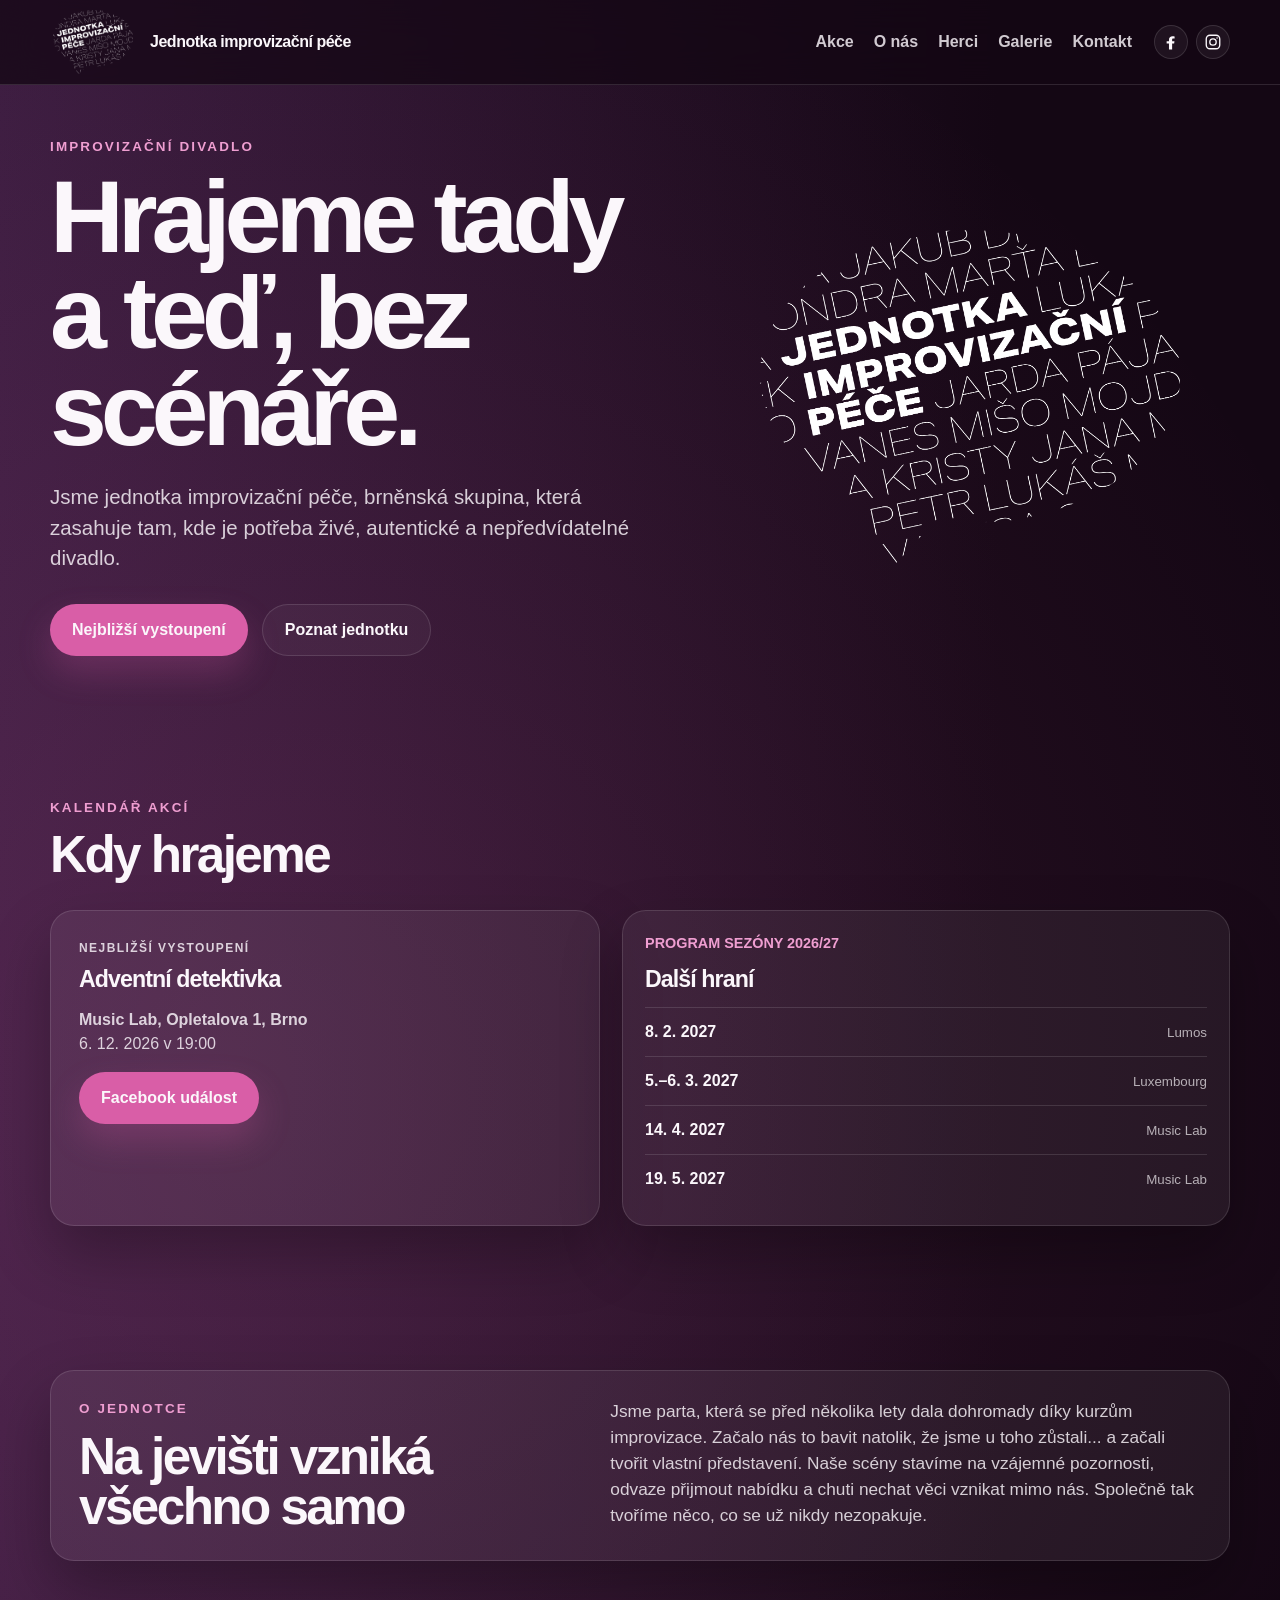
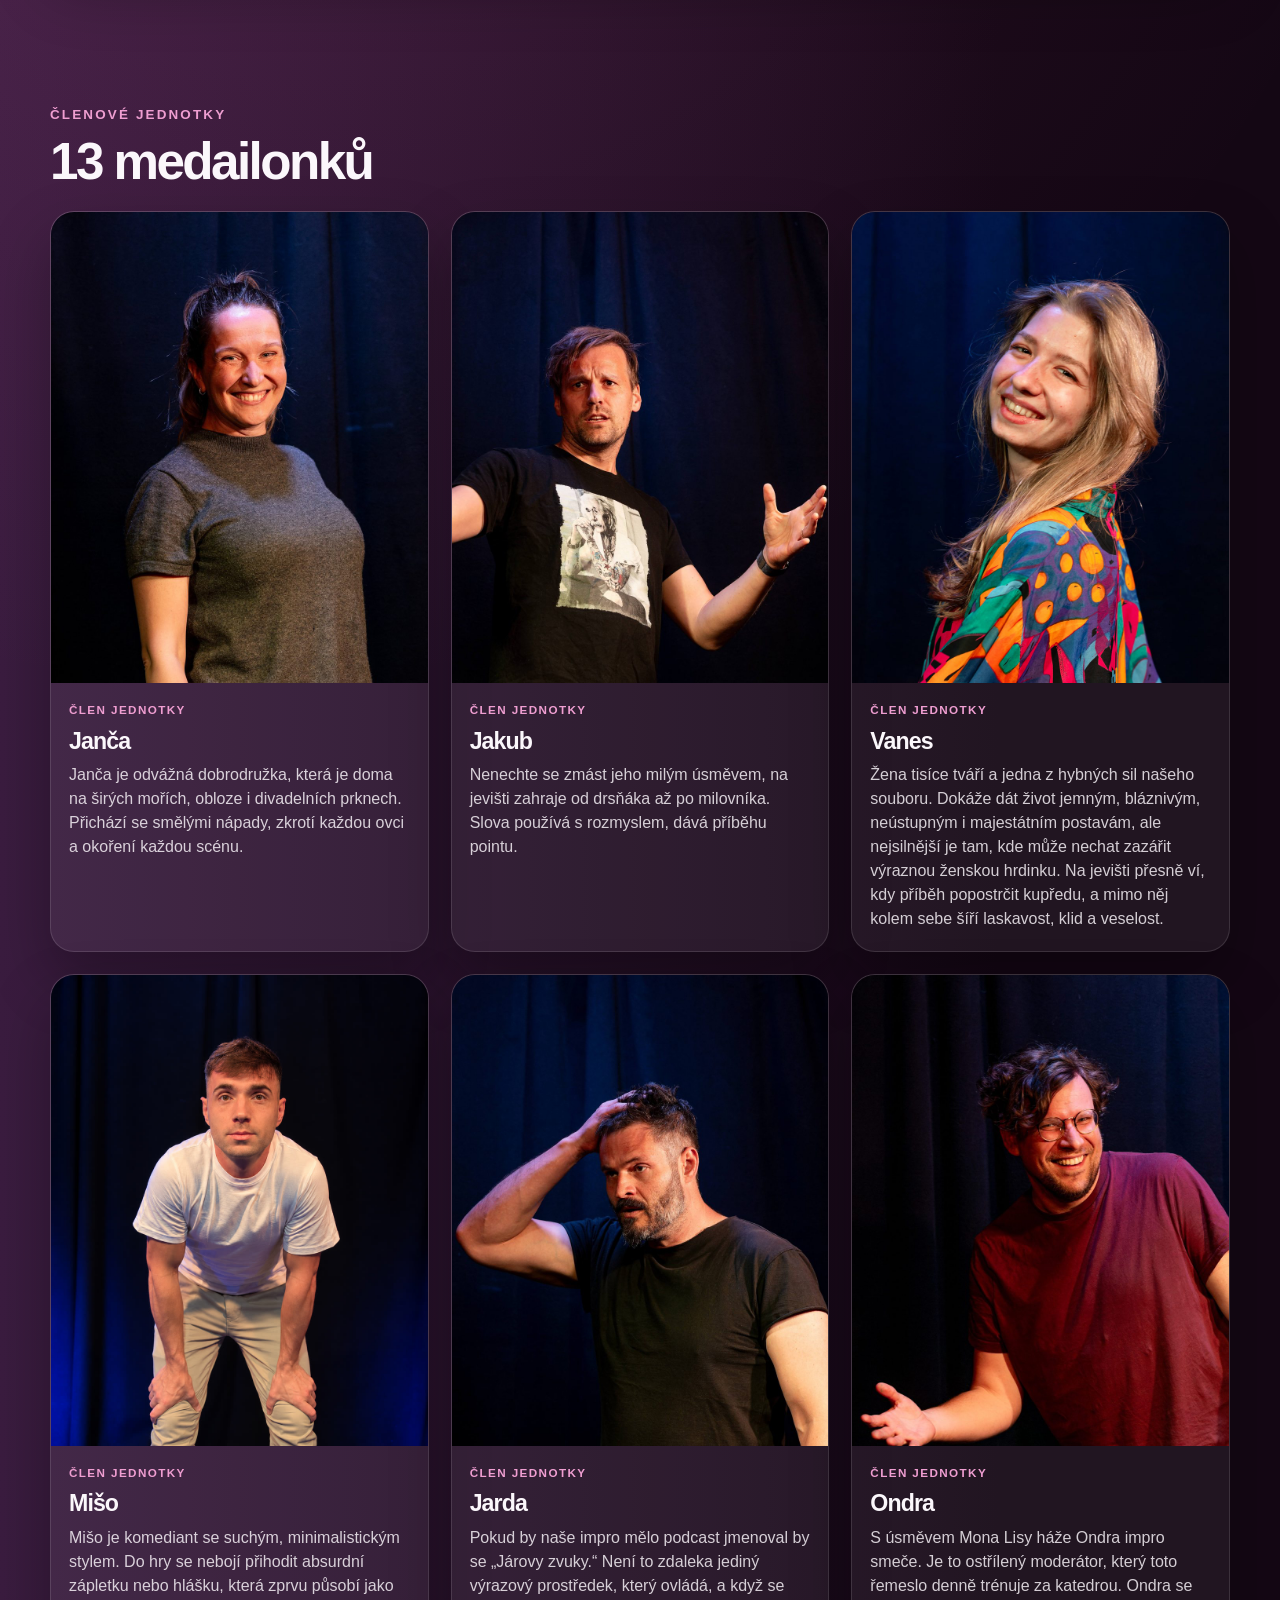
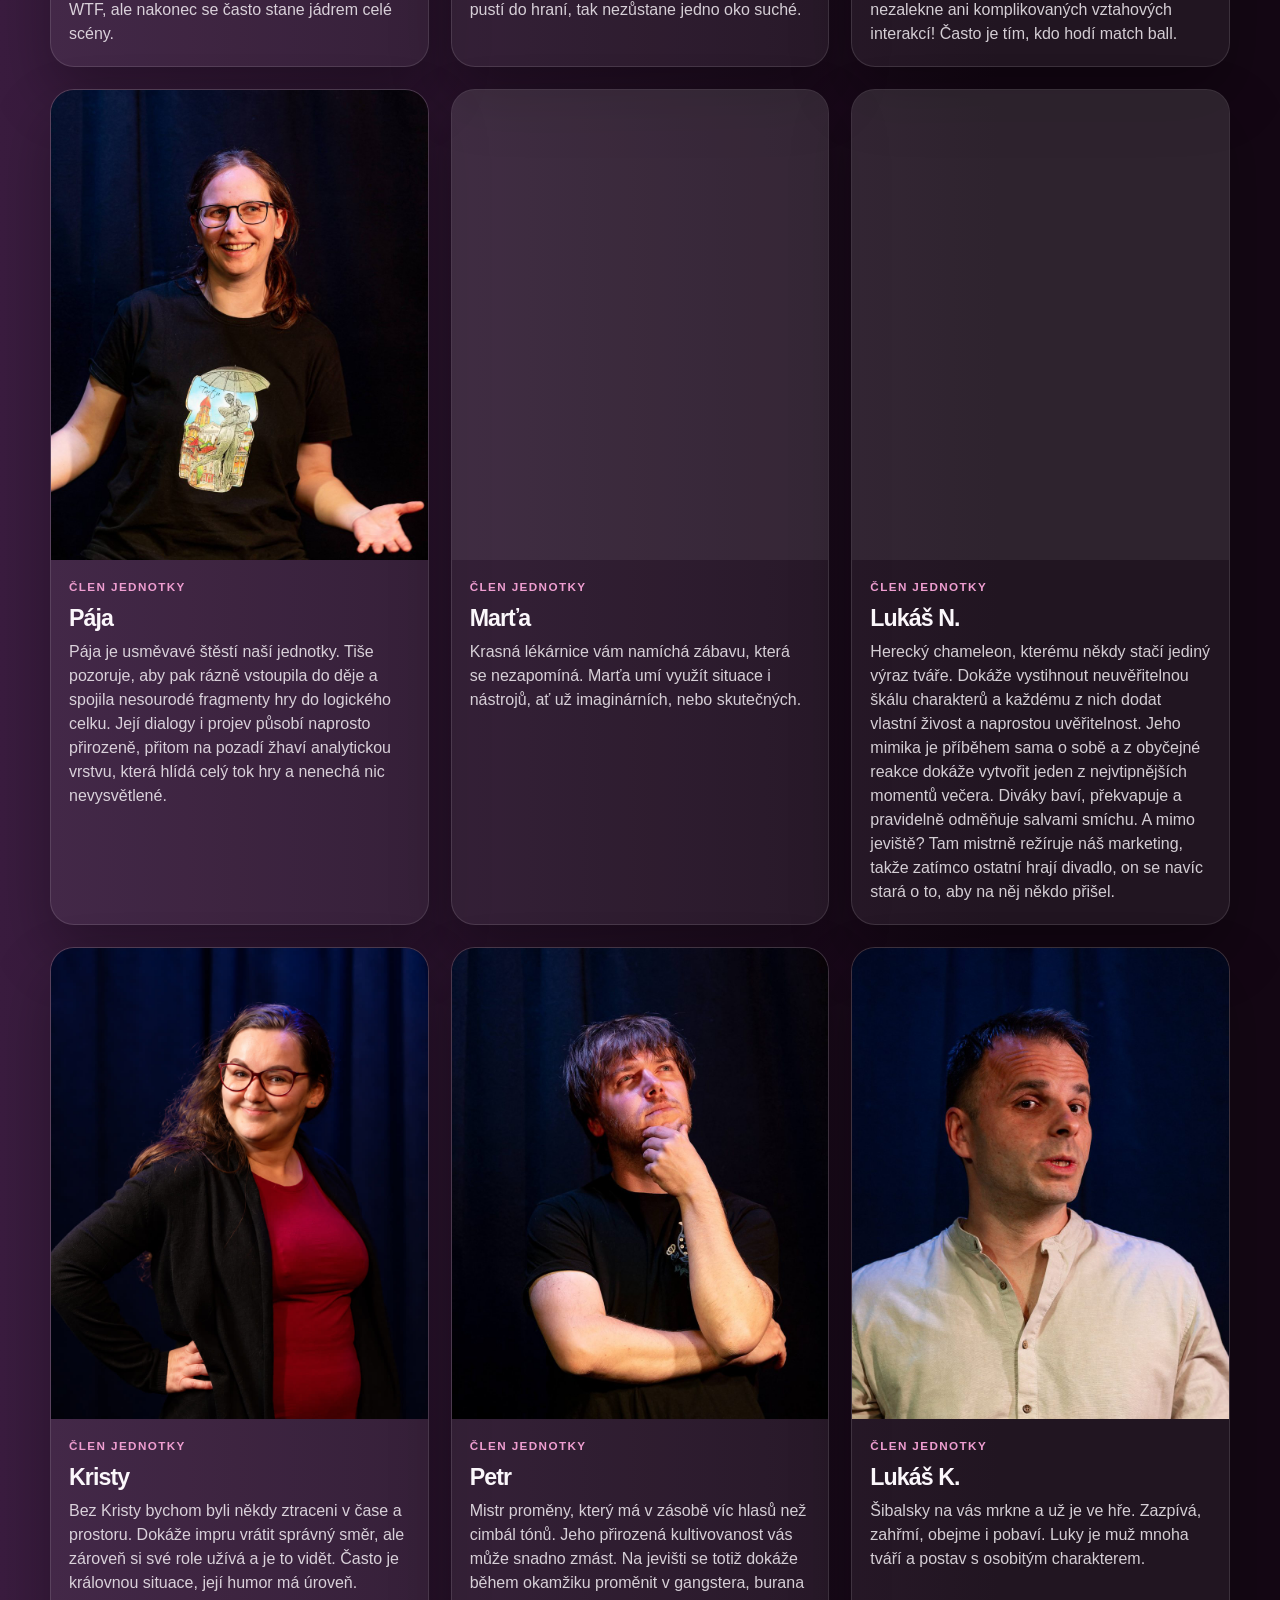
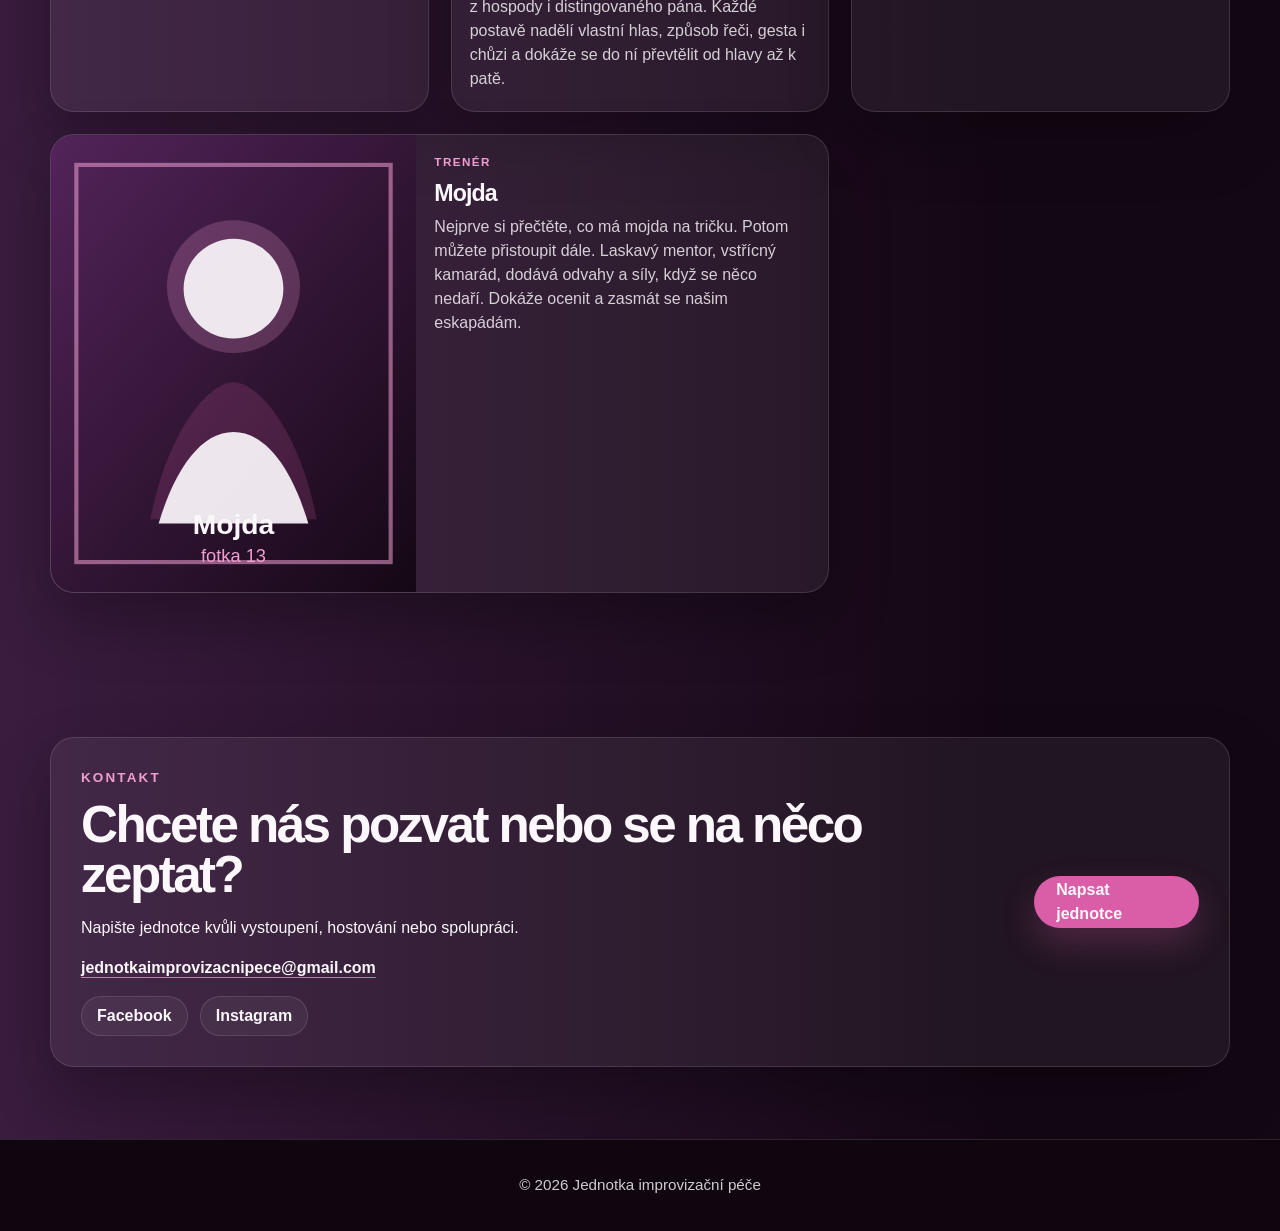
<file: index.html>
<!doctype html>
<html lang="cs">
<head>
  <meta charset="utf-8">
  <meta name="viewport" content="width=device-width, initial-scale=1">
  <title>Jednotka improvizační péče | Improvizační divadlo Brno</title>
  <meta name="description" content="Jednotka improvizační péče je brněnské improvizační divadlo. Kalendář akcí, členové jednotky, galerie a kontakt pro vystoupení nebo spolupráci.">
  <meta name="theme-color" content="#140714">
  <meta name="robots" content="index, follow">
  <link rel="canonical" href="https://jednotkaimprovizacnipece.cz/">
  <link rel="icon" href="favicon.ico" sizes="any">
  <link rel="icon" type="image/png" sizes="32x32" href="assets/icons/icon-32.png">
  <link rel="apple-touch-icon" sizes="180x180" href="assets/icons/icon-180.png">
  <link rel="manifest" href="site.webmanifest">
  <meta property="og:type" content="website">
  <meta property="og:site_name" content="Jednotka improvizační péče">
  <meta property="og:title" content="Jednotka improvizační péče">
  <meta property="og:description" content="Improvizační divadlo z Brna. Každý večer vzniká přímo na jevišti.">
  <meta property="og:url" content="https://jednotkaimprovizacnipece.cz/">
  <meta property="og:image" content="https://jednotkaimprovizacnipece.cz/assets/og-image.jpg">
  <meta property="og:image:width" content="1200">
  <meta property="og:image:height" content="630">
  <meta name="twitter:card" content="summary_large_image">
  <meta name="twitter:title" content="Jednotka improvizační péče">
  <meta name="twitter:description" content="Improvizační divadlo z Brna. Každý večer vzniká přímo na jevišti.">
  <meta name="twitter:image" content="https://jednotkaimprovizacnipece.cz/assets/og-image.jpg">
  <script type="application/ld+json">
    {
      "@context": "https://schema.org",
      "@type": "PerformingGroup",
      "name": "Jednotka improvizační péče",
      "alternateName": "JIP",
      "url": "https://jednotkaimprovizacnipece.cz/",
      "logo": "https://jednotkaimprovizacnipece.cz/assets/logo-jip.png",
      "image": "https://jednotkaimprovizacnipece.cz/assets/og-image.jpg",
      "description": "Brněnské improvizační divadlo hrající bez scénáře, s publikem a pro publikum.",
      "genre": "improvizační divadlo",
      "areaServed": {
        "@type": "City",
        "name": "Brno"
      },
      "sameAs": [
        "https://www.facebook.com/profile.php?id=61578444160974",
        "https://www.instagram.com/jednotka_improvizacni_pece/"
      ],
      "email": "jednotkaimprovizacnipece@gmail.com"
    }
  </script>
  <script type="application/ld+json" id="next-event-data">
    {
      "@context": "https://schema.org",
      "@type": "TheaterEvent",
      "name": "Superscene: Souboj příběhů",
      "startDate": "2026-11-10T19:00:00+01:00",
      "url": "https://www.facebook.com/events/1781949506402901/",
      "description": "🎬 HLAS DIVÁKŮ ROZHODNE! Přichází SUPERSCENE: Souboj příběhů! 🍿🔥\n\nPředstavte si režiséry, jeden herecký soubor a několik zcela odlišných filmových vizí. Kdo přinese strhující drama, kdo bláznivou komedii a kdo temný thriller? Režiséři nejdříve napínavě představí svůj námět filmu, obsadí herce a odehrají první scénu. Ale o tom, který film dostane šanci rozvíjet svůj děj dál, rozhodujete výhradně VY!\n\nDo závěrečného finále se dostanou jen 2 nejlepší filmy, ale vítěznou Superscénu může natočit jen jeden režisér!\n\n📅 Kdy: úterý 10.11.2026 v 19.00\n\n📍 Kde: Music Lab, Opletalova 1, Brno\n\nPřijďte rozhodnout o osudu celého večera! Těšíme se na vás! 👏✨",
      "eventStatus": "https://schema.org/EventScheduled",
      "eventAttendanceMode": "https://schema.org/OfflineEventAttendanceMode",
      "location": {
        "@type": "Place",
        "name": "Music Lab",
        "address": {
          "@type": "PostalAddress",
          "streetAddress": "Opletalova 1",
          "addressLocality": "Brno",
          "addressCountry": "CZ"
        }
      },
      "organizer": {
        "@type": "PerformingGroup",
        "name": "Jednotka improvizační péče",
        "url": "https://jednotkaimprovizacnipece.cz/"
      },
      "performer": {
        "@type": "PerformingGroup",
        "name": "Jednotka improvizační péče"
      }
    }
  </script>
  <link rel="stylesheet" href="styles.css?v=20260928-1">
</head>
<body>
  <header class="site-header" id="top">
    <div class="shell nav-wrap">
      <a class="brand" href="#top" aria-label="Jednotka improvizační péče">
        <img src="assets/logo-jip.png" alt="Logo Jednotka improvizační péče" class="brand-logo" width="1538" height="1221" decoding="async">
        <span class="brand-title">Jednotka improvizační péče</span>
      </a>
      <nav class="nav" aria-label="Hlavní navigace">
        <a href="#program">Akce</a>
        <a href="#o-jednotce">O nás</a>
        <a href="#clenove">Herci</a>
        <a href="galerie.html">Galerie</a>
        <a href="#kontakt">Kontakt</a>
        <span class="nav-socials" role="group" aria-label="Sociální sítě">
          <a class="nav-social-link" href="https://www.facebook.com/profile.php?id=61578444160974" target="_blank" rel="noopener" aria-label="Facebook Jednotky improvizační péče" title="Facebook">
            <svg viewBox="0 0 24 24" aria-hidden="true" focusable="false">
              <path d="M13.5 22v-8h2.7l.4-3.1h-3.1V8.9c0-.9.3-1.5 1.6-1.5h1.7V4.6c-.8-.1-1.8-.2-2.8-.2-2.8 0-4.7 1.7-4.7 4.8v1.7H6.2V14h3.1v8h4.2z"/>
            </svg>
          </a>
          <a class="nav-social-link" href="https://www.instagram.com/jednotka_improvizacni_pece/" target="_blank" rel="noopener" aria-label="Instagram Jednotky improvizační péče" title="Instagram">
            <svg viewBox="0 0 24 24" aria-hidden="true" focusable="false">
              <rect x="3" y="3" width="18" height="18" rx="5"/>
              <circle cx="12" cy="12" r="4.25"/>
              <circle class="instagram-dot" cx="17.4" cy="6.7" r="1"/>
            </svg>
          </a>
        </span>
      </nav>
    </div>
  </header>

  <main>
    <section class="hero">
      <div class="shell hero-grid">
        <div class="hero-copy">
          <p class="eyebrow">improvizační divadlo</p>
          <h1>Hrajeme tady a teď, bez scénáře.</h1>
          <p class="lead">Jsme jednotka improvizační péče, brněnská skupina, která zasahuje tam, kde je potřeba živé, autentické a nepředvídatelné divadlo.</p>
          <div class="hero-actions">
            <a href="#program" class="button button-primary">Nejbližší vystoupení</a>
            <a href="#clenove" class="button button-secondary">Poznat jednotku</a>
          </div>
        </div>
        <div class="hero-logo-wrap">
          <img src="assets/logo-jip.png" alt="Logo Jednotka improvizační péče" class="hero-logo" width="1538" height="1221" decoding="async" fetchpriority="high">
        </div>
      </div>
    </section>

    <section class="section events-section" id="program">
      <div class="shell">
        <div class="section-head">
          <div>
            <p class="eyebrow">kalendář akcí</p>
            <h2>Kdy hrajeme</h2>
          </div>
          
        </div>

        <div class="events-layout">
          <article class="next-event">
            <p class="next-event-label">nejbližší vystoupení</p>
            <h3>Superscene: Souboj příběhů</h3>
            <p><strong>Music Lab, Opletalova 1, Brno</strong><br><time datetime="2026-11-10T19:00:00+01:00">Úterý 10. 11. 2026 v 19:00</time></p>
            <div class="event-description">
              <p>🎬 HLAS DIVÁKŮ ROZHODNE! Přichází SUPERSCENE: Souboj příběhů! 🍿🔥</p>
              <p>Představte si režiséry, jeden herecký soubor a několik zcela odlišných filmových vizí. Kdo přinese strhující drama, kdo bláznivou komedii a kdo temný thriller? Režiséři nejdříve napínavě představí svůj námět filmu, obsadí herce a odehrají první scénu. Ale o tom, který film dostane šanci rozvíjet svůj děj dál, rozhodujete výhradně VY!</p>
              <p>Do závěrečného finále se dostanou jen 2 nejlepší filmy, ale vítěznou Superscénu může natočit jen jeden režisér!</p>
              <p>📅 Kdy: úterý 10.11.2026 v 19.00</p>
              <p>📍 Kde: Music Lab, Opletalova 1, Brno</p>
              <p>Přijďte rozhodnout o osudu celého večera! Těšíme se na vás! 👏✨</p>
            </div>
            <a href="https://www.facebook.com/events/1781949506402901/" class="button button-primary">Podrobnosti na Facebooku</a>
          </article>

          <div class="events-list">
            <article class="event-card">
              <p class="event-date">PROGRAM SEZÓNY 2026/27</p>
              <h3>Další hraní</h3>
              <ul class="upcoming-events">
                <li>
                  <time datetime="2026-12-06T19:00:00+01:00">6. 12. 2026 v 19:00</time>
                  <span><strong><a href="https://www.facebook.com/events/1620472513104789/">Adventní detektivka</a></strong><small>Music Lab, Opletalova 1, Brno</small></span>
                </li>
                <li>
                  <time datetime="2027-02-08">8. 2. 2027</time>
                  <span><small>Lumos</small></span>
                </li>
                <li>
                  <time datetime="2027-03-05">5.–6. 3. 2027</time>
                  <span><small>Luxembourg</small></span>
                </li>
                <li>
                  <time datetime="2027-04-14">14. 4. 2027</time>
                  <span><small>Music Lab</small></span>
                </li>
                <li>
                  <time datetime="2027-05-19">19. 5. 2027</time>
                  <span><small>Music Lab</small></span>
                </li>
              </ul>
            </article>
          </div>
        </div>
      </div>
    </section>

    <section class="section intro" id="o-jednotce">
      <div class="shell intro-grid">
        <div>
          <p class="eyebrow">o jednotce</p>
          <h2>Na jevišti vzniká všechno samo</h2>
        </div>
        <p>Jsme parta, která se před několika lety dala dohromady díky kurzům improvizace. Začalo nás to bavit natolik, že jsme u toho zůstali... a začali tvořit vlastní představení. Naše scény stavíme na vzájemné pozornosti, odvaze přijmout nabídku a chuti nechat věci vznikat mimo nás. Společně tak tvoříme něco, co se už nikdy nezopakuje.</p>
      </div>
    </section>

    <section class="section actors-section" id="clenove">
      <div class="shell">
        <div class="section-head members-head">
          <div>
            <p class="eyebrow">členové jednotky</p>
            <h2>13 medailonků</h2>
          </div>
        </div>

        <div class="actors-grid">

          <article class="actor-card">
            <div class="actor-photo">
              <img src="assets/herci/actor-01.jpg" alt="Portrét: Janča" width="960" height="1200" decoding="async" loading="lazy">
            </div>
            <div class="actor-text">
              <p class="actor-label">člen jednotky</p>
              <h3>Janča</h3>
              <p>Janča je odvážná dobrodružka, která je doma na širých mořích, obloze i divadelních prknech. Přichází se smělými nápady, zkrotí každou ovci a okoření každou scénu.</p>
            </div>
          </article>
          <article class="actor-card">
            <div class="actor-photo">
              <img src="assets/herci/actor-02.jpg" alt="Portrét: Jakub" width="960" height="1200" decoding="async" loading="lazy">
            </div>
            <div class="actor-text">
              <p class="actor-label">člen jednotky</p>
              <h3>Jakub</h3>
              <p>Nenechte se zmást jeho milým úsměvem, na jevišti zahraje od drsňáka až po milovníka. Slova používá s rozmyslem, dává příběhu pointu.</p>
            </div>
          </article>
          <article class="actor-card">
            <div class="actor-photo">
              <img src="assets/herci/actor-03.jpg" alt="Portrét: Vanes" width="960" height="1200" decoding="async" loading="lazy">
            </div>
            <div class="actor-text">
              <p class="actor-label">člen jednotky</p>
              <h3>Vanes</h3>
              <p>Žena tisíce tváří a jedna z hybných sil našeho souboru. Dokáže dát život jemným, bláznivým, neústupným i majestátním postavám, ale nejsilnější je tam, kde může nechat zazářit výraznou ženskou hrdinku. Na jevišti přesně ví, kdy příběh popostrčit kupředu, a mimo něj kolem sebe šíří laskavost, klid a veselost.</p>
            </div>
          </article>
          <article class="actor-card">
            <div class="actor-photo">
              <img src="assets/herci/actor-04.jpg?v=20261004-2" alt="Portrét: Mišo" width="960" height="1200" decoding="async" loading="lazy">
            </div>
            <div class="actor-text">
              <p class="actor-label">člen jednotky</p>
              <h3>Mišo</h3>
              <p>Mišo je komediant se suchým, minimalistickým stylem. Do hry se nebojí přihodit absurdní zápletku nebo hlášku, která zprvu působí jako WTF, ale nakonec se často stane jádrem celé scény.</p>
            </div>
          </article>
          <article class="actor-card">
            <div class="actor-photo">
              <img src="assets/herci/actor-05.jpg" alt="Portrét: Jarda" width="960" height="1200" decoding="async" loading="lazy">
            </div>
            <div class="actor-text">
              <p class="actor-label">člen jednotky</p>
              <h3>Jarda</h3>
              <p>Pokud by naše impro mělo podcast jmenoval by se „Járovy zvuky.“ Není to zdaleka jediný výrazový prostředek, který ovládá, a když se pustí do hraní, tak nezůstane jedno oko suché.</p>
            </div>
          </article>
          <article class="actor-card">
            <div class="actor-photo">
              <img src="assets/herci/actor-06.jpg" alt="Portrét: Ondra" width="960" height="1200" decoding="async" loading="lazy">
            </div>
            <div class="actor-text">
              <p class="actor-label">člen jednotky</p>
              <h3>Ondra</h3>
              <p>S úsměvem Mona Lisy háže Ondra impro smeče. Je to ostřílený moderátor, který toto řemeslo denně trénuje za katedrou. Ondra se nezalekne ani komplikovaných vztahových interakcí! Často je tím, kdo hodí match ball.</p>
            </div>
          </article>
          <article class="actor-card">
            <div class="actor-photo">
              <img src="assets/herci/actor-07.jpg" alt="Portrét: Pája" width="960" height="1200" decoding="async" loading="lazy">
            </div>
            <div class="actor-text">
              <p class="actor-label">člen jednotky</p>
              <h3>Pája</h3>
              <p>Pája je usměvavé štěstí naší jednotky. Tiše pozoruje, aby pak rázně vstoupila do děje a spojila nesourodé fragmenty hry do logického celku. Její dialogy i projev působí naprosto přirozeně, přitom na pozadí žhaví analytickou vrstvu, která hlídá celý tok hry a nenechá nic nevysvětlené.</p>
            </div>
          </article>
          <article class="actor-card">
            <div class="actor-photo">
              <img src="assets/herci/actor-08.jpg" alt="Portrét: Marťa" width="960" height="1200" decoding="async" loading="lazy">
            </div>
            <div class="actor-text">
              <p class="actor-label">člen jednotky</p>
              <h3>Marťa</h3>
              <p>Krasná lékárnice vám namíchá zábavu, která se nezapomíná. Marťa umí využít situace i nástrojů, ať už imaginárních, nebo skutečných.</p>
            </div>
          </article>
          <article class="actor-card">
            <div class="actor-photo">
              <img src="assets/herci/actor-09.jpg" alt="Portrét: Lukáš N." width="960" height="1200" decoding="async" loading="lazy">
            </div>
            <div class="actor-text">
              <p class="actor-label">člen jednotky</p>
              <h3>Lukáš N.</h3>
              <p>Herecký chameleon, kterému někdy stačí jediný výraz tváře. Dokáže vystihnout neuvěřitelnou škálu charakterů a každému z nich dodat vlastní živost a naprostou uvěřitelnost. Jeho mimika je příběhem sama o sobě a z obyčejné reakce dokáže vytvořit jeden z nejvtipnějších momentů večera. Diváky baví, překvapuje a pravidelně odměňuje salvami smíchu. A mimo jeviště? Tam mistrně režíruje náš marketing, takže zatímco ostatní hrají divadlo, on se navíc stará o to, aby na něj někdo přišel.</p>
            </div>
          </article>
          <article class="actor-card">
            <div class="actor-photo">
              <img src="assets/herci/actor-10.jpg" alt="Portrét: Kristy" width="960" height="1200" decoding="async" loading="lazy">
            </div>
            <div class="actor-text">
              <p class="actor-label">člen jednotky</p>
              <h3>Kristy</h3>
              <p>Bez Kristy bychom byli někdy ztraceni v čase a prostoru. Dokáže impru vrátit správný směr, ale zároveň si své role užívá a je to vidět. Často je královnou situace, její humor má úroveň.</p>
            </div>
          </article>
          <article class="actor-card">
            <div class="actor-photo">
              <img src="assets/herci/actor-11.jpg" alt="Portrét: Petr" width="960" height="1200" decoding="async" loading="lazy">
            </div>
            <div class="actor-text">
              <p class="actor-label">člen jednotky</p>
              <h3>Petr</h3>
              <p>Mistr proměny, který má v zásobě víc hlasů než cimbál tónů. Jeho přirozená kultivovanost vás může snadno zmást. Na jevišti se totiž dokáže během okamžiku proměnit v gangstera, burana z hospody i distingovaného pána. Každé postavě nadělí vlastní hlas, způsob řeči, gesta i chůzi a dokáže se do ní převtělit od hlavy až k patě.</p>
            </div>
          </article>
          <article class="actor-card">
            <div class="actor-photo">
              <img src="assets/herci/actor-12.jpg" alt="Portrét: Lukáš K." width="960" height="1200" decoding="async" loading="lazy">
            </div>
            <div class="actor-text">
              <p class="actor-label">člen jednotky</p>
              <h3>Lukáš K.</h3>
              <p>Šibalsky na vás mrkne a už je ve hře. Zazpívá, zahřmí, obejme i pobaví. Luky je muž mnoha tváří a postav s osobitým charakterem.</p>
            </div>
          </article>
          <article class="actor-card actor-card-wide">
            <div class="actor-photo">
              <img src="assets/herci/actor-13.svg" alt="Portrét: Mojda" width="900" height="1100" decoding="async" loading="lazy">
            </div>
            <div class="actor-text">
              <p class="actor-label">trenér</p>
              <h3>Mojda</h3>
              <p>Nejprve si přečtěte, co má mojda na tričku. Potom můžete přistoupit dále. Laskavý mentor, vstřícný kamarád, dodává odvahy a síly, když se něco nedaří. Dokáže ocenit a zasmát se našim eskapádám.</p>
            </div>
          </article>
        </div>
      </div>
    </section>

    <section class="section contact-section" id="kontakt">
      <div class="shell contact-box">
        <div>
          <p class="eyebrow">kontakt</p>
          <h2>Chcete nás pozvat nebo se na něco zeptat?</h2>
          <p>Napište jednotce kvůli vystoupení, hostování nebo spolupráci.</p>
          <p class="contact-email"><a href="mailto:jednotkaimprovizacnipece@gmail.com">jednotkaimprovizacnipece@gmail.com</a></p>
          <div class="social-links">
            <a href="https://www.facebook.com/profile.php?id=61578444160974" target="_blank" rel="noopener">Facebook</a>
            <a href="https://www.instagram.com/jednotka_improvizacni_pece/" target="_blank" rel="noopener">Instagram</a>
          </div>
        </div>
        <a href="mailto:jednotkaimprovizacnipece@gmail.com" class="button button-primary">Napsat jednotce</a>
      </div>
    </section>
  </main>

  <footer class="site-footer">
    <div class="shell footer-inner footer-inner-simple">
      <p>© 2026 Jednotka improvizační péče</p>
    </div>
  </footer>
  <script>
    (() => {
      const nextEvent = document.querySelector('.next-event');
      const upcomingEvents = document.querySelector('.upcoming-events');
      const eventData = document.querySelector('#next-event-data');
      if (!nextEvent || !upcomingEvents) return;

      const pragueDate = new Intl.DateTimeFormat('en-CA', {
        timeZone: 'Europe/Prague',
        year: 'numeric',
        month: '2-digit',
        day: '2-digit'
      }).formatToParts(new Date()).reduce((date, part) => {
        if (part.type !== 'literal') date[part.type] = part.value;
        return date;
      }, {});
      const today = `${pragueDate.year}-${pragueDate.month}-${pragueDate.day}`;
      const currentTime = nextEvent.querySelector('time');

      if (currentTime && currentTime.dateTime.slice(0, 10) >= today) return;

      const futureItems = [...upcomingEvents.querySelectorAll('li')];
      const followingEvent = futureItems.find((item) => {
        const time = item.querySelector('time');
        return time && time.dateTime.slice(0, 10) >= today;
      });

      futureItems.forEach((item) => {
        if (item !== followingEvent && item.querySelector('time')?.dateTime.slice(0, 10) < today) {
          item.remove();
        }
      });

      if (!followingEvent) {
        nextEvent.querySelector('h3').textContent = 'Další akci připravujeme';
        nextEvent.querySelectorAll('p:not(.next-event-label), .event-description, a').forEach((element) => element.remove());
        eventData?.remove();
        return;
      }

      const followingTime = followingEvent.querySelector('time');
      const title = followingEvent.querySelector('strong')?.textContent || 'Impro show';
      const location = followingEvent.querySelector('small')?.textContent || '';
      nextEvent.querySelector('h3').textContent = title;
      nextEvent.querySelectorAll('p:not(.next-event-label), .event-description, a').forEach((element) => element.remove());

      const details = document.createElement('p');
      const place = document.createElement('strong');
      place.textContent = location;
      const time = document.createElement('time');
      time.dateTime = followingTime.dateTime;
      time.textContent = followingTime.textContent;
      details.append(place, document.createElement('br'), time);
      nextEvent.append(details);
      const followingLink = followingEvent.querySelector('a');
      if (followingLink) {
        const link = followingLink.cloneNode(true);
        link.className = 'button button-primary';
        link.textContent = 'Facebook událost';
        nextEvent.append(link);
      }
      followingEvent.remove();

      if (eventData) {
        const data = JSON.parse(eventData.textContent);
        data.name = title;
        data.startDate = followingTime.dateTime;
        data.location = { '@type': 'Place', name: location };
        delete data.description;
        if (followingLink) data.url = followingLink.href;
        else delete data.url;
        eventData.textContent = JSON.stringify(data);
      }
    })();
  </script>
</body>
</html>
</file>
<file: styles.css>
:root {
  --bg: #140714;
  --bg-soft: #3a1c3f;
  --bg-soft-2: #53245a;
  --panel: rgba(255,255,255,0.06);
  --panel-strong: rgba(255,255,255,0.1);
  --white: #fbf7fb;
  --text-soft: rgba(251,247,251,0.82);
  --text-muted: rgba(251,247,251,0.68);
  --pink: #d95ea7;
  --pink-soft: #ef9ed1;
  --line: rgba(255,255,255,0.12);
  --shadow: 0 28px 60px rgba(0,0,0,0.28);
  --radius-lg: 24px;
}

* {
  box-sizing: border-box;
}

html {
  scroll-behavior: smooth;
}

[id] {
  scroll-margin-top: 112px;
}

body {
  margin: 0;
  font-family: Inter, Arial, Helvetica, sans-serif;
  background:
    radial-gradient(circle at 18% 18%, rgba(217,94,167,0.16), transparent 24%),
    linear-gradient(90deg, #3a1c3f 0%, #140714 78%);
  color: var(--white);
  line-height: 1.5;
}

img {
  display: block;
  max-width: 100%;
}

a {
  color: inherit;
  text-decoration: none;
}

a:focus-visible,
button:focus-visible {
  outline: 3px solid var(--pink);
  outline-offset: 4px;
}

.shell {
  width: min(1180px, calc(100% - 36px));
  margin: 0 auto;
}

.site-header {
  position: sticky;
  top: 0;
  z-index: 20;
  backdrop-filter: blur(18px);
  background: rgba(20,7,20,0.76);
  border-bottom: 1px solid var(--line);
}

.nav-wrap {
  min-height: 84px;
  display: flex;
  align-items: center;
  justify-content: space-between;
  gap: 24px;
}

.brand {
  display: inline-flex;
  align-items: center;
  gap: 14px;
  min-width: 0;
}

.brand-logo {
  width: 86px;
  height: 64px;
  object-fit: contain;
}

.brand-title {
  font-weight: 800;
  line-height: 1.05;
  letter-spacing: -0.03em;
}

.nav {
  display: flex;
  align-items: center;
  gap: 20px;
  flex-wrap: nowrap;
  white-space: nowrap;
}

.nav a {
  color: var(--text-soft);
  font-weight: 650;
}

.nav a:hover {
  color: var(--white);
}

.nav a[aria-current="page"] {
  color: var(--white);
}

.nav-socials {
  display: inline-flex;
  align-items: center;
  gap: 8px;
  margin-left: 2px;
}

.nav a.nav-social-link {
  width: 34px;
  height: 34px;
  display: inline-flex;
  align-items: center;
  justify-content: center;
  flex: 0 0 34px;
  border: 1px solid var(--line);
  border-radius: 50%;
  color: var(--white);
  background: rgba(255,255,255,0.05);
  transition: background 160ms ease, border-color 160ms ease, transform 160ms ease;
}

.nav a.nav-social-link:hover {
  background: rgba(217,94,167,0.2);
  border-color: rgba(239,158,209,0.58);
  transform: translateY(-1px);
}

.nav-social-link svg {
  width: 18px;
  height: 18px;
  fill: currentColor;
}

.nav-social-link rect,
.nav-social-link circle:not(.instagram-dot) {
  fill: none;
  stroke: currentColor;
  stroke-width: 1.8;
}

.nav-social-link .instagram-dot {
  fill: currentColor;
  stroke: none;
}

.site-footer {
  border-top: 1px solid var(--line);
  background: #100610;
  color: var(--text-soft);
}

.footer-inner {
  padding: 34px 0;
  display: grid;
  grid-template-columns: minmax(0, 1.2fr) auto minmax(220px, 0.8fr);
  align-items: start;
  gap: 28px;
}

.footer-inner-simple {
  display: block;
  text-align: center;
}

.footer-inner p {
  margin: 0;
  font-size: 0.95rem;
}

.footer-title {
  margin-bottom: 8px !important;
  color: var(--white);
  font-weight: 900;
}

.footer-links {
  display: flex;
  gap: 16px;
  flex-wrap: wrap;
  justify-content: center;
  color: var(--text-soft);
  font-weight: 700;
}

.footer-links a:hover,
.footer-meta a:hover {
  color: var(--white);
}

.footer-meta {
  display: grid;
  gap: 8px;
  justify-items: end;
  text-align: right;
}

.hero {
  padding: 52px 0 70px;
}

.hero-grid {
  display: grid;
  grid-template-columns: minmax(0, 1fr) minmax(340px, 520px);
  gap: 46px;
  align-items: center;
}

.eyebrow {
  margin: 0 0 12px;
  color: var(--pink-soft);
  font-size: 0.84rem;
  font-weight: 900;
  letter-spacing: 0.16em;
  text-transform: uppercase;
}

h1, h2, h3, p {
  overflow-wrap: anywhere;
}

h1 {
  margin: 0;
  font-size: clamp(3rem, 8vw, 6.6rem);
  line-height: 0.94;
  letter-spacing: -0.06em;
}

h2 {
  margin: 0;
  font-size: clamp(2rem, 4vw, 4.1rem);
  line-height: 0.98;
  letter-spacing: -0.05em;
}

h3 {
  margin: 0;
  font-size: 1.45rem;
  line-height: 1.05;
  letter-spacing: -0.04em;
}

.lead {
  max-width: 700px;
  margin: 24px 0 0;
  color: var(--text-soft);
  font-size: clamp(1.08rem, 2vw, 1.28rem);
}

.hero-actions {
  display: flex;
  flex-wrap: wrap;
  gap: 14px;
  margin-top: 30px;
}

.button {
  display: inline-flex;
  justify-content: center;
  align-items: center;
  min-height: 52px;
  padding: 0 22px;
  border-radius: 999px;
  font-weight: 800;
  transition: transform 160ms ease, background 160ms ease, border-color 160ms ease;
}

.button:hover {
  transform: translateY(-2px);
}

.button-primary {
  color: var(--white);
  background: var(--pink);
  box-shadow: 0 16px 34px rgba(217,94,167,0.24);
}

.button-secondary {
  border: 1px solid var(--line);
  background: rgba(255,255,255,0.04);
}

.hero-logo-wrap {
  position: relative;
  width: min(100%, 420px);
  justify-self: center;
  padding: 0;
  border: 0;
  border-radius: 0;
  background: transparent;
  box-shadow: none;
}

.hero-logo {
  width: 100%;
  max-height: 360px;
  object-fit: contain;
}

.section {
  padding: 72px 0;
}

.section-head {
  display: flex;
  justify-content: space-between;
  align-items: end;
  gap: 26px;
  margin-bottom: 30px;
}

.members-head {
  margin-bottom: 24px;
}

.section-note {
  max-width: 470px;
  margin: 0;
  color: var(--text-muted);
}

.events-layout {
  display: grid;
  grid-template-columns: minmax(320px, 0.95fr) minmax(0, 1.05fr);
  gap: 22px;
}

.next-event,
.event-card,
.actor-card,
.contact-box,
.intro-grid {
  border: 1px solid var(--line);
  background: var(--panel);
  border-radius: var(--radius-lg);
  box-shadow: var(--shadow);
}

.next-event {
  padding: 28px;
}

.next-event-label {
  margin: 0 0 10px;
  color: var(--pink-soft);
  text-transform: uppercase;
  letter-spacing: 0.12em;
  font-size: 0.75rem;
  font-weight: 900;
}

.next-event ul {
  padding-left: 18px;
  color: var(--text-soft);
}

.next-event p {
  color: var(--text-soft);
}

.event-empty {
  margin: 18px 0;
  color: var(--white);
  font-size: 1.15rem;
  font-weight: 800;
}

.event-description {
  margin: 18px 0 22px;
  color: var(--text-soft);
  line-height: 1.75;
}

.events-list {
  display: grid;
  grid-template-columns: 1fr;
  gap: 18px;
}

.event-card {
  padding: 22px;
}

.event-date {
  margin: 0 0 12px;
  color: var(--pink-soft);
  font-size: 0.9rem;
  font-weight: 800;
  text-transform: uppercase;
}

.event-card p:last-child {
  color: var(--text-muted);
  margin-bottom: 0;
}

.upcoming-events {
  list-style: none;
  margin: 16px 0 0;
  padding: 0;
}

.upcoming-events li {
  display: flex;
  justify-content: space-between;
  gap: 18px;
  padding: 12px 0;
  border-top: 1px solid var(--line);
  color: var(--text-soft);
}

.upcoming-events time {
  color: var(--white);
  font-weight: 800;
}

.upcoming-events span {
  text-align: right;
}

.upcoming-events strong,
.upcoming-events small {
  display: block;
}

.upcoming-events strong {
  color: var(--white);
}

.upcoming-events small {
  margin-top: 3px;
  color: var(--text-muted);
}

.intro-grid {
  display: grid;
  grid-template-columns: minmax(0, 0.9fr) minmax(0, 1.1fr);
  gap: 26px 48px;
  padding: 28px;
}

.intro-grid p:last-child {
  color: var(--text-soft);
  font-size: 1.08rem;
  margin: 0;
}

.actors-grid {
  display: grid;
  grid-template-columns: repeat(3, minmax(0, 1fr));
  gap: 22px;
}

.actor-card {
  overflow: hidden;
}

.actor-card-wide {
  grid-column: span 2;
  display: grid;
  grid-template-columns: 0.94fr 1.06fr;
}

.actor-photo {
  position: relative;
  aspect-ratio: 4 / 5;
  overflow: hidden;
}

.actor-photo img {
  display: block;
  width: 100%;
  height: 100%;
  aspect-ratio: auto;
  object-fit: cover;
  background: rgba(255,255,255,0.06);
}

.actor-card-wide .actor-photo img {
  height: 100%;
  aspect-ratio: auto;
}

.actor-text {
  padding: 18px 18px 20px;
}

.actor-label {
  margin: 0 0 10px;
  color: var(--pink-soft);
  text-transform: uppercase;
  letter-spacing: 0.12em;
  font-size: 0.73rem;
  font-weight: 900;
}

.actor-text p:last-child {
  margin: 10px 0 0;
  color: var(--text-soft);
}

.contact-box {
  padding: 30px;
  display: flex;
  align-items: center;
  justify-content: space-between;
  gap: 22px;
}

.contact-box p:last-child {
  color: var(--text-soft);
}


.contact-email {
  margin: 12px 0 0;
  color: var(--white);
  font-weight: 800;
}

.contact-email a {
  text-decoration: underline;
  text-decoration-color: rgba(239,158,209,0.72);
  text-underline-offset: 4px;
}

.social-links {
  display: flex;
  flex-wrap: wrap;
  gap: 12px;
  margin-top: 16px;
}

.social-links a {
  display: inline-flex;
  align-items: center;
  min-height: 40px;
  padding: 0 15px;
  border: 1px solid var(--line);
  border-radius: 999px;
  color: var(--white);
  background: rgba(255,255,255,0.05);
  font-weight: 800;
}

.social-links a:hover {
  background: rgba(217,94,167,0.18);
  border-color: rgba(239,158,209,0.5);
}


.gallery-hero {
  padding-top: 76px;
}

.gallery-hero-grid {
  display: grid;
  grid-template-columns: minmax(0, 1fr) minmax(260px, 360px);
  gap: 42px;
  align-items: center;
}

.gallery-logo-card {
  width: min(100%, 420px);
  justify-self: center;
  padding: 0;
  border: 0;
  border-radius: 0;
  background: transparent;
  box-shadow: none;
}

.gallery-logo-card img {
  width: 100%;
  max-height: 360px;
  object-fit: contain;
}

.gallery-empty {
  max-width: 760px;
  margin-bottom: 28px;
}

.gallery-empty h2 {
  font-size: clamp(2rem, 4vw, 3.5rem);
}

.gallery-empty p {
  color: var(--text-soft);
  font-size: 1.08rem;
}

.gallery-grid {
  display: grid;
  grid-template-columns: repeat(4, minmax(0, 1fr));
  grid-auto-rows: 190px;
  gap: 16px;
}

.gallery-placeholder {
  display: grid;
  place-items: center;
  min-height: 190px;
  border: 1px solid var(--line);
  border-radius: var(--radius-lg);
  background:
    radial-gradient(circle at 30% 20%, rgba(217,94,167,0.22), transparent 28%),
    rgba(255,255,255,0.06);
  color: rgba(251,247,251,0.42);
  font-size: clamp(2rem, 5vw, 4rem);
  font-weight: 900;
  box-shadow: var(--shadow);
}

.gallery-placeholder.tall {
  grid-row: span 2;
}

.gallery-placeholder.wide {
  grid-column: span 2;
}

@media (max-width: 840px) {
  .gallery-hero-grid {
    grid-template-columns: 1fr;
  }

  .gallery-logo-card {
    max-width: 420px;
  }

  .gallery-grid {
    grid-template-columns: repeat(2, minmax(0, 1fr));
  }

  .gallery-placeholder.wide {
    grid-column: span 1;
  }
}

@media (max-width: 520px) {
  .gallery-grid {
    grid-template-columns: 1fr;
    grid-auto-rows: 160px;
  }

  .gallery-placeholder.tall {
    grid-row: span 1;
  }
}

@media (max-width: 1080px) {
  .actors-grid {
    grid-template-columns: repeat(3, minmax(0, 1fr));
  }
  .events-list {
    grid-template-columns: 1fr;
  }
  .actor-card-wide {
    grid-column: auto;
    display: block;
  }
}

@media (max-width: 840px) {
  .hero-grid,
  .events-layout,
  .intro-grid,
  .contact-box,
  .section-head {
    grid-template-columns: 1fr;
    display: grid;
  }

  .section-head {
    align-items: start;
  }

  .hero-logo-wrap {
    max-width: 520px;
  }

  .actors-grid {
    grid-template-columns: repeat(2, minmax(0, 1fr));
  }
}

@media (max-width: 620px) {
  .shell {
    width: min(100% - 28px, 1180px);
  }

  .nav-wrap {
    min-height: auto;
    padding: 12px 0;
    align-items: flex-start;
    flex-direction: column;
    gap: 10px;
  }

  .hero {
    padding: 28px 0 42px;
  }

  .hero-grid {
    gap: 24px;
  }

  .hero-logo-wrap {
    width: min(100%, 360px) !important;
    max-width: 360px !important;
    margin: 0 auto !important;
    padding: 0 !important;
    border: 0 !important;
    border-radius: 0 !important;
    background: transparent !important;
    box-shadow: none !important;
    overflow: visible;
  }

  .hero-logo {
    width: 100%;
    height: auto;
    max-height: 280px;
    object-fit: contain;
  }

  .gallery-hero {
    padding-top: 34px;
    padding-bottom: 42px;
  }

  .gallery-hero-grid {
    gap: 24px;
  }

  .gallery-logo-card {
    width: min(100%, 360px) !important;
    max-width: 360px !important;
    margin: 0 auto !important;
    padding: 0 !important;
    border: 0 !important;
    border-radius: 0 !important;
    background: transparent !important;
    box-shadow: none !important;
    overflow: visible;
  }

  .gallery-logo-card img {
    width: 100%;
    height: auto;
    max-height: 280px;
    object-fit: contain;
  }

  .nav {
    width: 100%;
    gap: 11px;
    overflow-x: auto;
    padding-bottom: 4px;
    scrollbar-width: none;
  }

  .nav::-webkit-scrollbar {
    display: none;
  }

  .brand-logo {
    width: 82px;
    height: 58px;
  }

  .actors-grid {
    grid-template-columns: 1fr;
  }

  .actor-card,
  .actor-card-wide {
    display: grid;
    grid-template-columns: 126px minmax(0, 1fr);
  }

  .actor-photo img,
  .actor-card-wide .actor-photo img {
    height: 100%;
    aspect-ratio: auto;
  }

  .contact-box {
    padding: 24px;
  }

  .footer-inner {
    grid-template-columns: 1fr;
    gap: 18px;
    text-align: left;
  }

  .footer-links {
    justify-content: flex-start;
  }

  .footer-meta {
    justify-items: start;
    text-align: left;
  }
}


.gallery-intro {
  max-width: 760px;
  margin-bottom: 28px;
}

.gallery-intro p {
  color: var(--text-soft);
  font-size: 1.08rem;
}

.gallery-grid-real {
  display: grid;
  grid-template-columns: repeat(3, minmax(0, 1fr));
  gap: 16px;
}

.gallery-card {
  display: block;
  overflow: hidden;
  aspect-ratio: 4 / 3;
  border-radius: var(--radius-lg);
  border: 1px solid var(--line);
  background: rgba(0,0,0,0.26);
  box-shadow: var(--shadow);
  transition: transform 160ms ease, border-color 160ms ease;
}

.gallery-card:hover {
  transform: translateY(-2px);
  border-color: rgba(239,158,209,0.52);
}

.gallery-card img {
  display: block;
  width: 100%;
  height: 100%;
  aspect-ratio: auto;
  object-fit: contain;
}

@media (max-width: 840px) {
  .gallery-grid-real {
    grid-template-columns: repeat(2, minmax(0, 1fr));
  }
}

@media (max-width: 520px) {
  .gallery-grid-real {
    grid-template-columns: 1fr;
    gap: 12px;
  }

  .gallery-card {
    aspect-ratio: 1 / 1;
  }

  .gallery-card img {
    width: 100%;
    height: 100%;
    aspect-ratio: auto;
    object-fit: contain;
    background: rgba(0,0,0,0.26);
  }
}


.gallery-back {
  display: flex;
  justify-content: center;
  margin-top: 34px;
}


.lightbox-open {
  overflow: hidden;
}

.lightbox {
  position: fixed;
  inset: 0;
  z-index: 200;
  display: flex;
  align-items: center;
  justify-content: center;
  padding: 24px;
  background: rgba(8, 4, 8, 0.9);
  backdrop-filter: blur(10px);
}

.lightbox[hidden] {
  display: none;
}

.lightbox-stage {
  max-width: min(1200px, 100%);
  max-height: calc(100vh - 80px);
}

.lightbox-stage img {
  display: block;
  max-width: 100%;
  max-height: calc(100vh - 80px);
  object-fit: contain;
  border-radius: 18px;
  box-shadow: 0 28px 60px rgba(0,0,0,0.4);
}

.lightbox-close {
  position: absolute;
  top: 18px;
  right: 18px;
  width: 48px;
  height: 48px;
  border: 1px solid rgba(255,255,255,0.2);
  border-radius: 999px;
  background: rgba(255,255,255,0.08);
  color: #fff;
  font-size: 2rem;
  line-height: 1;
  cursor: pointer;
}


.lightbox-stage {
  position: relative;
  display: flex;
  align-items: center;
  justify-content: center;
}

.lightbox-nav {
  position: absolute;
  top: 50%;
  transform: translateY(-50%);
  width: 56px;
  height: 56px;
  border: 1px solid rgba(255,255,255,0.2);
  border-radius: 999px;
  background: rgba(255,255,255,0.08);
  color: #fff;
  font-size: 2.4rem;
  line-height: 1;
  cursor: pointer;
  z-index: 3;
}

.lightbox-prev {
  left: 18px;
}

.lightbox-next {
  right: 18px;
}

.lightbox-hit {
  position: absolute;
  top: 0;
  bottom: 0;
  width: 22%;
  z-index: 2;
  cursor: pointer;
}

.lightbox-hit-left {
  left: 0;
}

.lightbox-hit-right {
  right: 0;
}

@media (max-width: 700px) {
  .lightbox {
    padding: 14px;
  }

  .lightbox-stage,
  .lightbox-stage img {
    max-height: calc(100vh - 96px);
  }

  .lightbox-stage img {
    width: auto;
    height: auto;
    object-fit: contain;
  }

  .lightbox-nav {
    width: 48px;
    height: 48px;
    font-size: 2rem;
  }

  .lightbox-prev {
    left: 10px;
  }

  .lightbox-next {
    right: 10px;
  }

  .lightbox-hit {
    width: 28%;
  }
}
</file>
